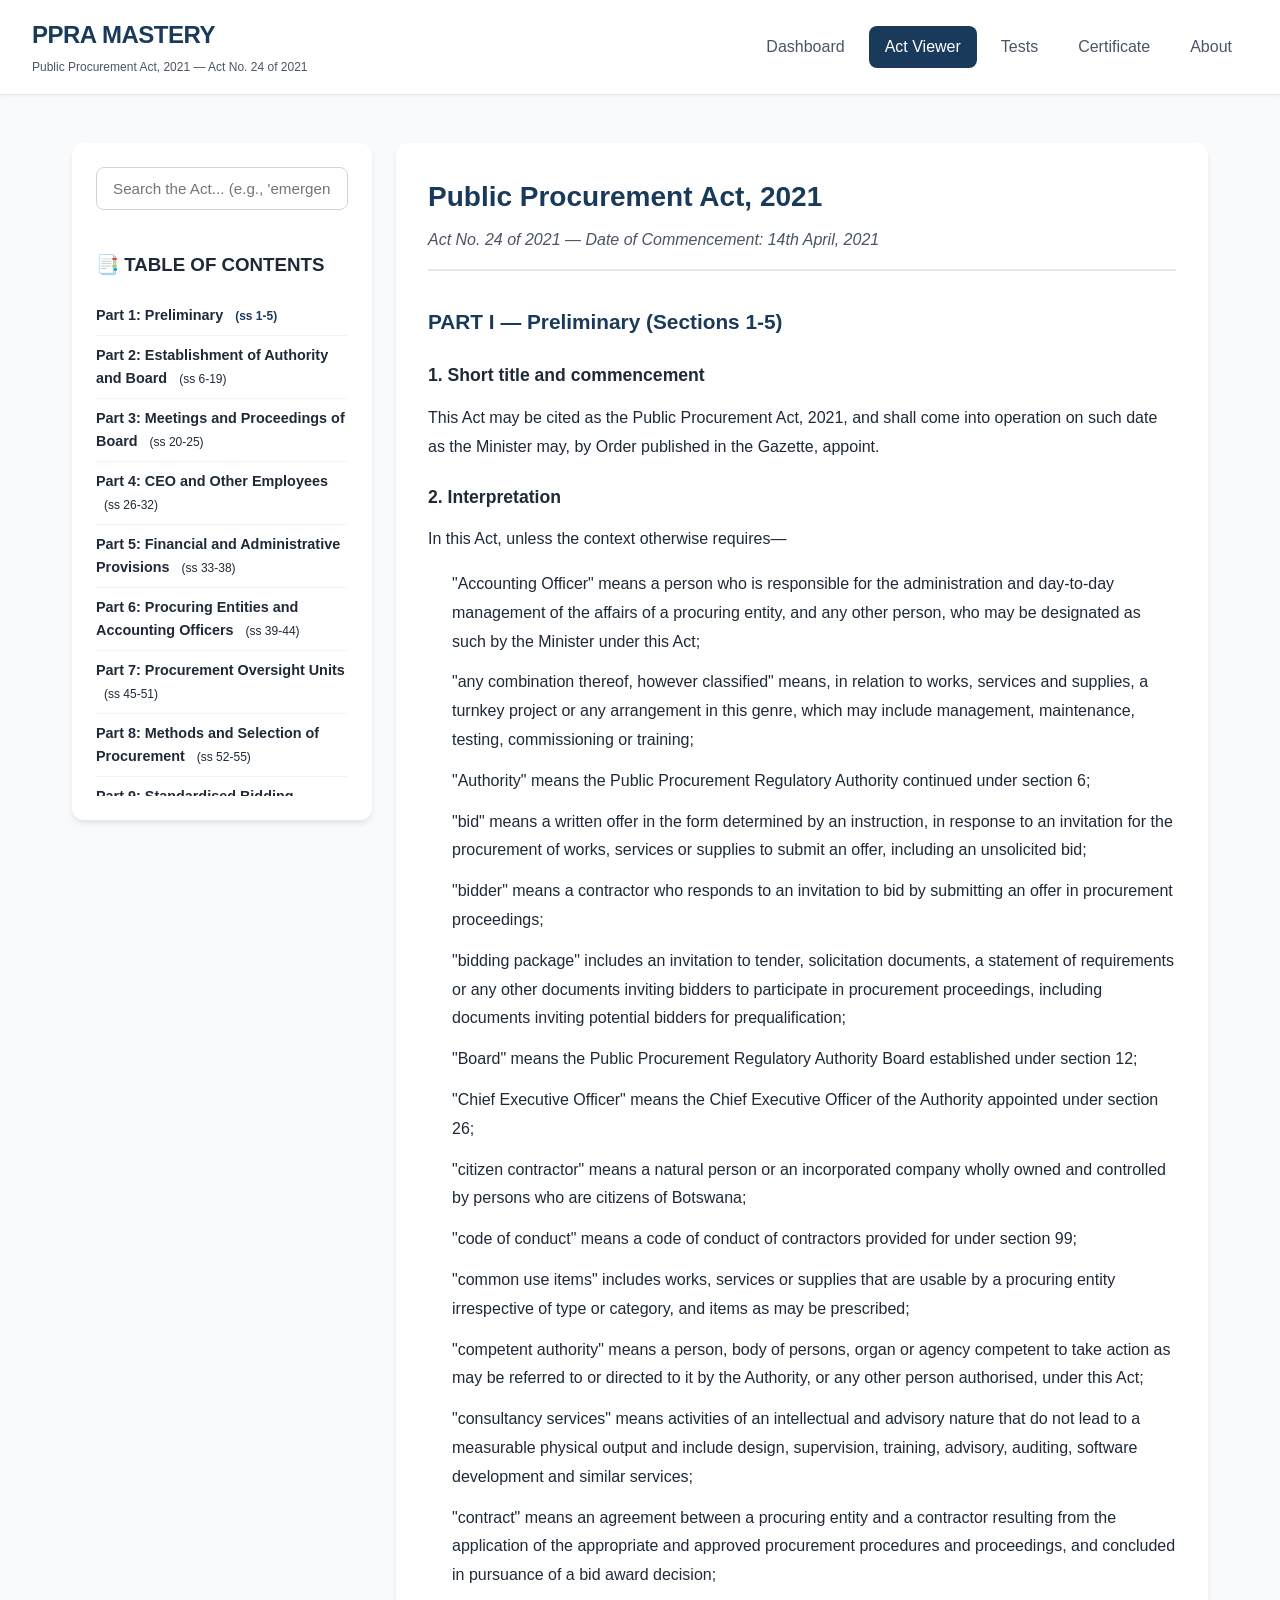
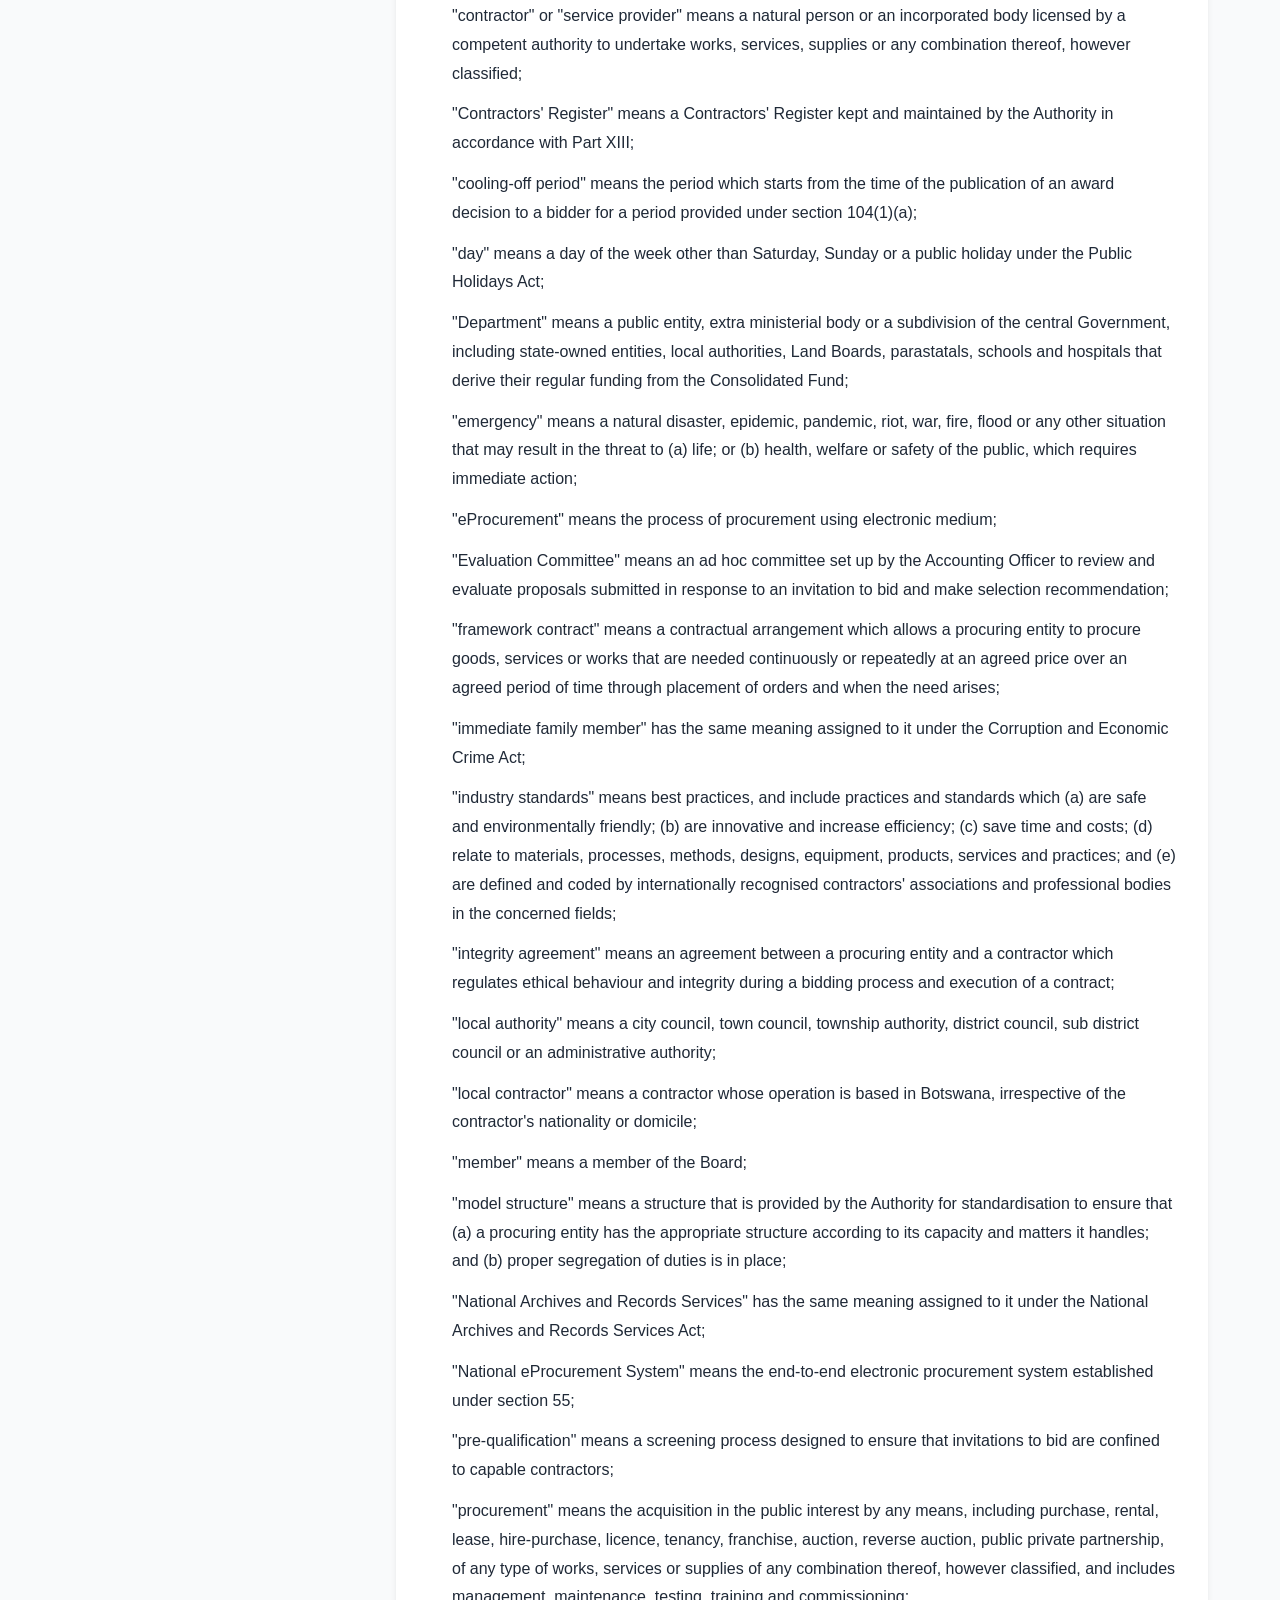
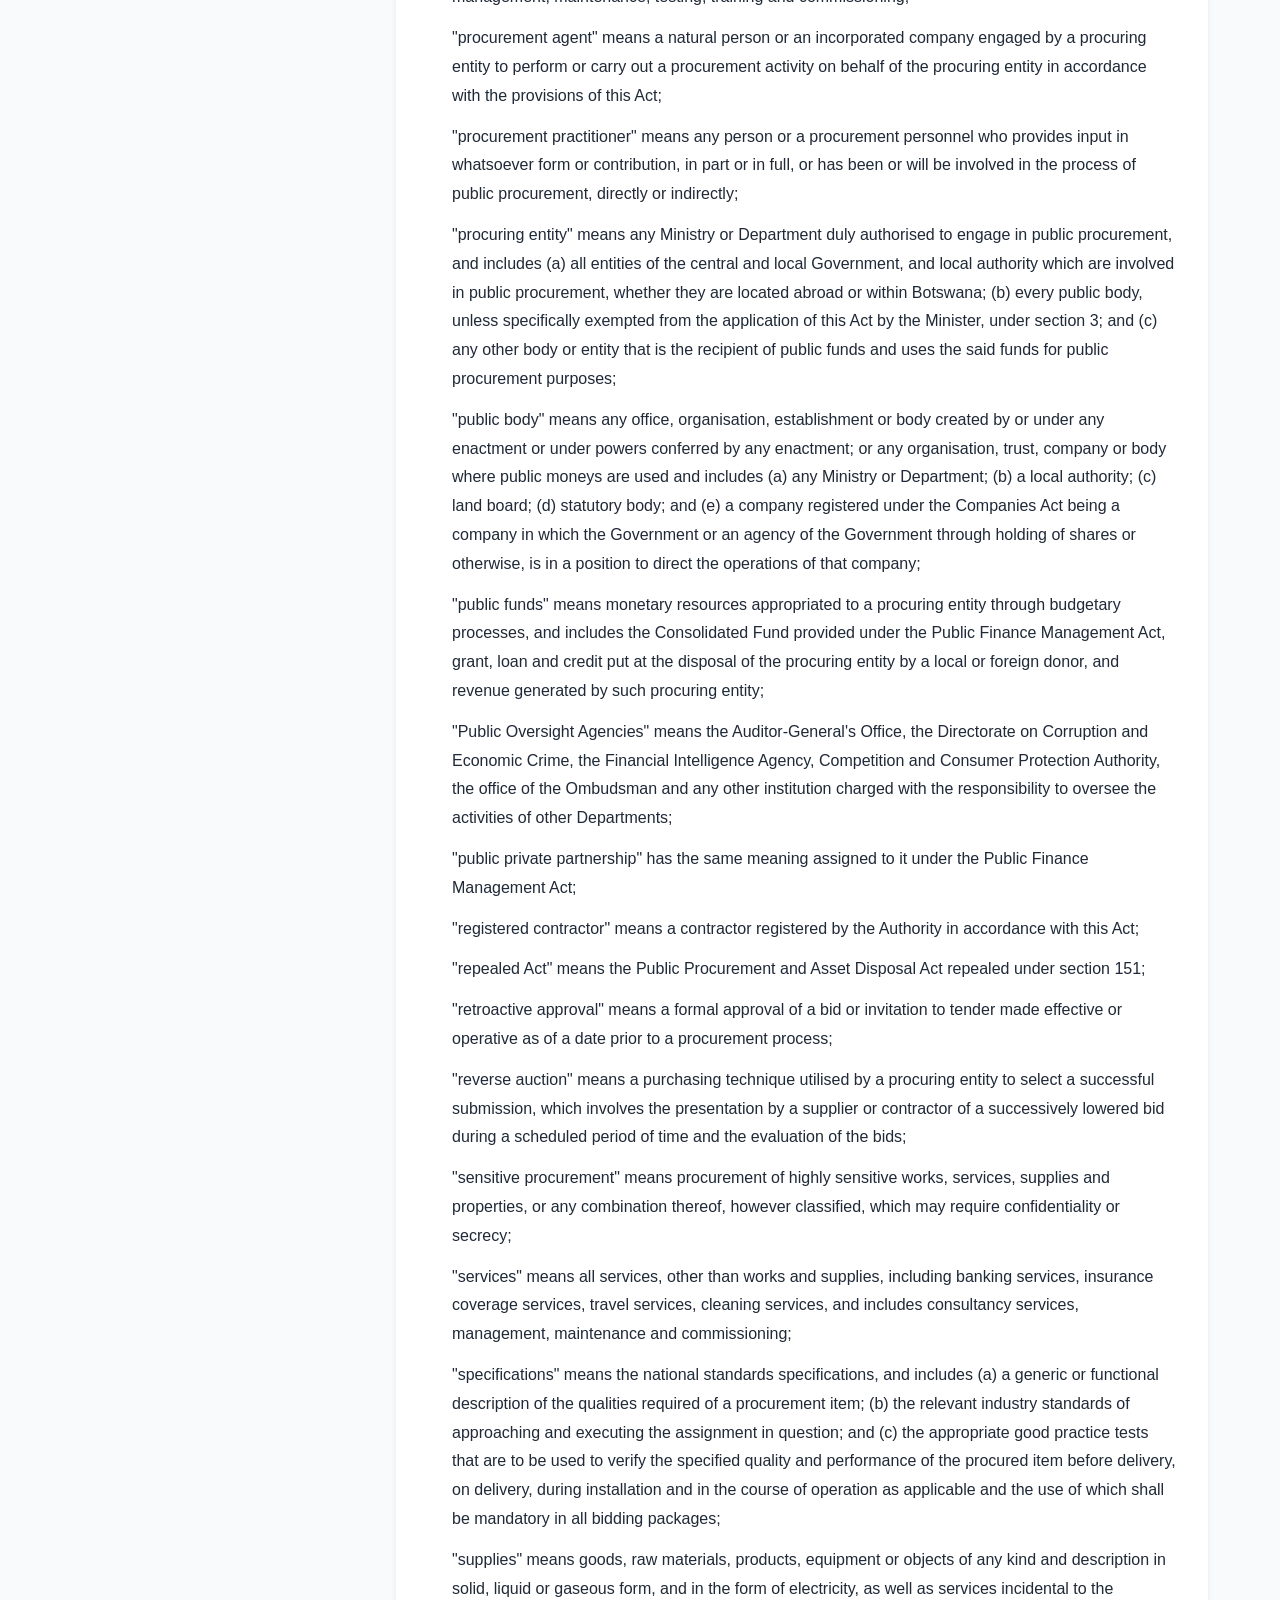
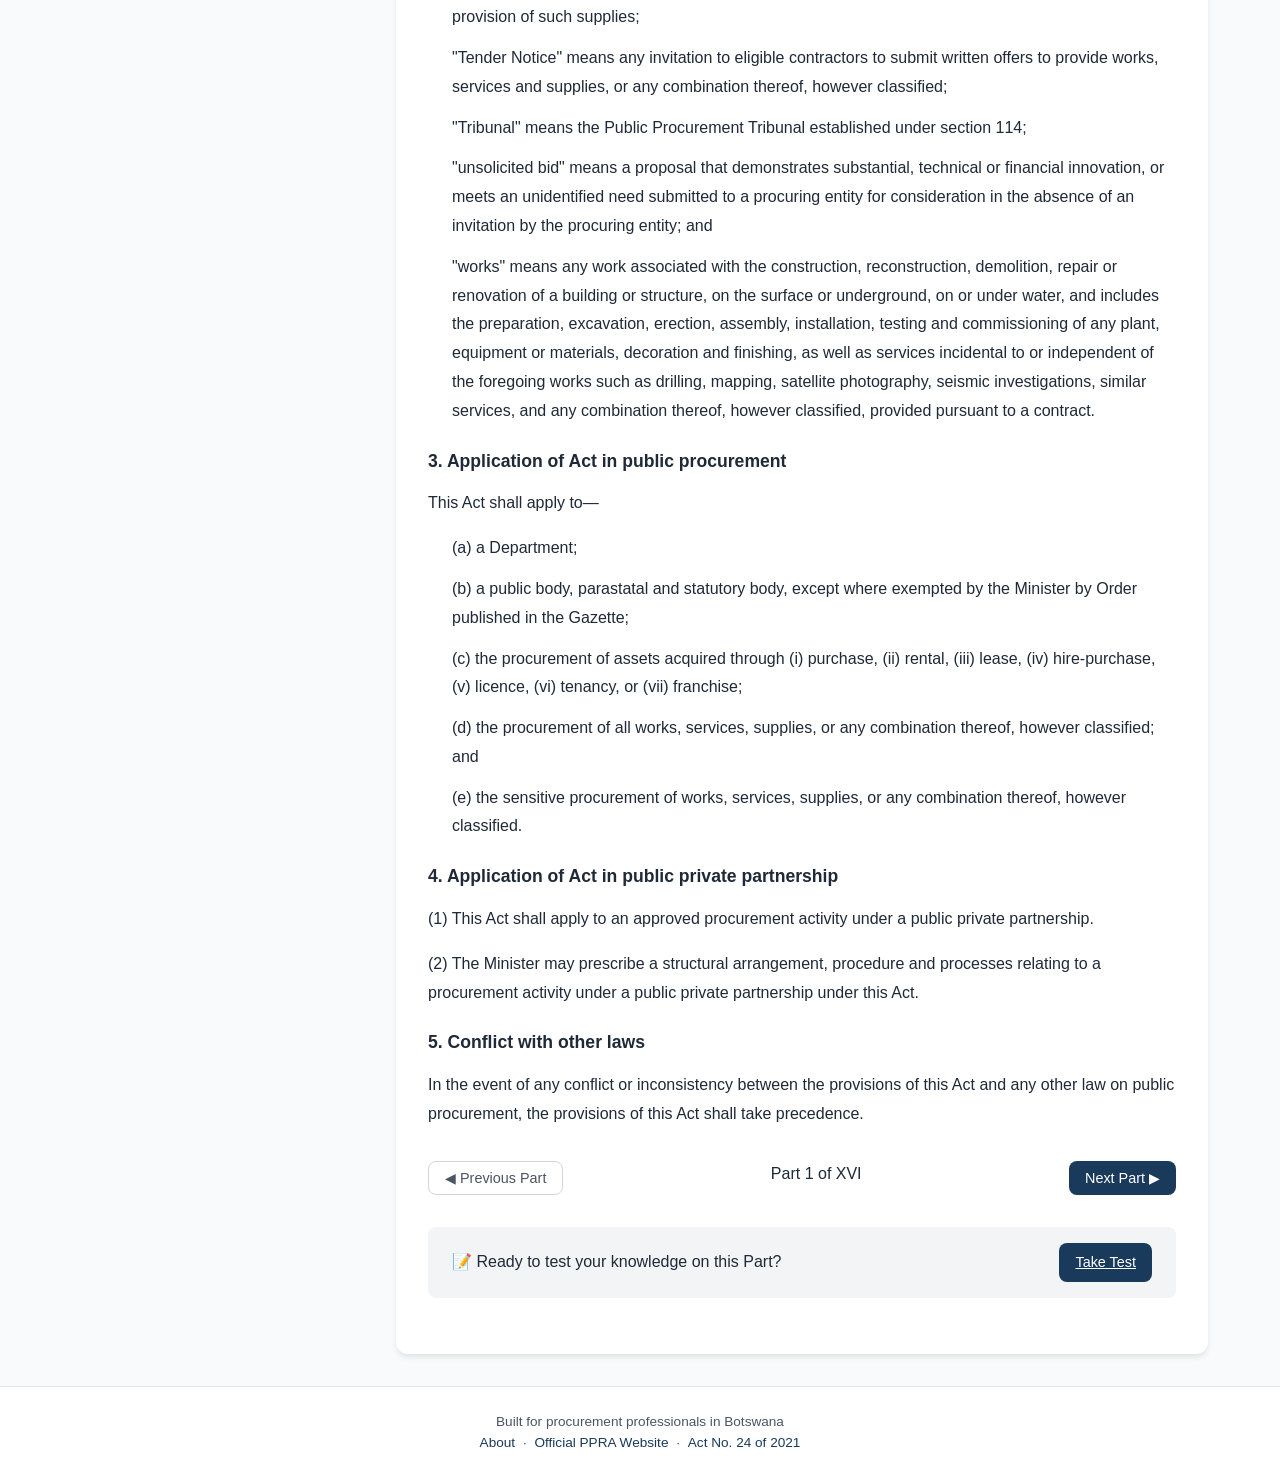
<file: act.html>
<!DOCTYPE html>
<html lang="en">
<head>
    <meta charset="UTF-8">
    <meta name="viewport" content="width=device-width, initial-scale=1.0">
    <title>PPRA Mastery — Act Viewer</title>
    <link rel="stylesheet" href="css/style.css">
    <style>
        /* Act Viewer specific styles */
        .act-container {
            display: grid;
            grid-template-columns: 300px 1fr;
            gap: 1.5rem;
            margin-top: 1rem;
        }
        
        .act-sidebar {
            background: white;
            border-radius: var(--radius-lg);
            box-shadow: var(--shadow-md);
            padding: 1.5rem;
            height: fit-content;
            position: sticky;
            top: 1rem;
        }
        
        .search-box {
            margin-bottom: 1.5rem;
        }
        
        .search-input {
            width: 100%;
            padding: 0.75rem 1rem;
            border: 1px solid var(--gray-300);
            border-radius: var(--radius);
            font-size: 0.95rem;
            margin-bottom: 0.5rem;
        }
        
        .search-input:focus {
            outline: none;
            border-color: var(--primary);
            box-shadow: 0 0 0 3px rgba(26, 58, 92, 0.1);
        }
        
        .search-results {
            max-height: 300px;
            overflow-y: auto;
            margin-top: 0.5rem;
        }
        
        .search-result-item {
            padding: 0.75rem;
            border-bottom: 1px solid var(--gray-200);
            cursor: pointer;
            transition: background 0.2s;
        }
        
        .search-result-item:hover {
            background: var(--gray-100);
        }
        
        .search-result-title {
            font-weight: 600;
            color: var(--primary);
            font-size: 0.9rem;
        }
        
        .search-result-preview {
            font-size: 0.8rem;
            color: var(--gray-600);
            margin-top: 0.25rem;
        }
        
        .toc-title {
            font-weight: 600;
            margin-bottom: 1rem;
            color: var(--gray-800);
        }
        
        .toc-list {
            list-style: none;
            max-height: 500px;
            overflow-y: auto;
        }
        
        .toc-item {
            padding: 0.5rem 0;
            border-bottom: 1px solid var(--gray-100);
        }
        
        .toc-link {
            text-decoration: none;
            color: var(--gray-700);
            display: block;
            transition: color 0.2s;
            font-size: 0.9rem;
        }
        
        .toc-link:hover {
            color: var(--primary);
        }
        
        .toc-link.active {
            color: var(--primary);
            font-weight: 600;
        }
        
        .toc-part {
            font-weight: 600;
            color: var(--gray-800);
        }
        
        .toc-sections {
            font-size: 0.75rem;
            color: var(--gray-500);
            margin-left: 0.5rem;
        }
        
        .act-content {
            background: white;
            border-radius: var(--radius-lg);
            box-shadow: var(--shadow-md);
            padding: 2rem;
            min-height: 800px;
        }
        
        .act-header {
            margin-bottom: 2rem;
            padding-bottom: 1rem;
            border-bottom: 2px solid var(--gray-200);
        }
        
        .act-header h2 {
            color: var(--primary);
            font-size: 1.75rem;
            margin-bottom: 0.5rem;
        }
        
        .act-header .official-citation {
            color: var(--gray-600);
            font-style: italic;
        }
        
        .section-nav {
            display: flex;
            justify-content: space-between;
            margin: 2rem 0;
        }
        
        .section-content {
            line-height: 1.8;
        }
        
        .section-content h3 {
            color: var(--primary);
            margin: 1.5rem 0 1rem 0;
            font-size: 1.3rem;
        }
        
        .section-content h4 {
            color: var(--gray-800);
            margin: 1.25rem 0 0.75rem 0;
            font-size: 1.1rem;
        }
        
        .section-content p {
            margin-bottom: 1rem;
        }
        
        .section-content .subsection {
            margin-left: 1.5rem;
            margin-bottom: 0.75rem;
        }
        
        .highlight {
            background: #fef08a;
            padding: 0.125rem 0.25rem;
            border-radius: 4px;
        }
        
        .no-results {
            text-align: center;
            color: var(--gray-500);
            padding: 1rem;
        }
        
        .test-prompt {
            background: var(--gray-100);
            padding: 1rem 1.5rem;
            border-radius: var(--radius);
            margin: 1.5rem 0;
            display: flex;
            align-items: center;
            justify-content: space-between;
            flex-wrap: wrap;
            gap: 1rem;
        }
        
        .test-prompt-text {
            color: var(--gray-700);
        }
        
        @media (max-width: 768px) {
            .act-container {
                grid-template-columns: 1fr;
            }
            
            .act-sidebar {
                position: static;
            }
        }
    </style>
</head>
<body>
    <div class="app-container">
        
        <!-- ===== HEADER / NAVIGATION ===== -->
        <header class="header">
            <div class="logo">
                <h1>PPRA MASTERY</h1>
                <span class="subtitle">Public Procurement Act, 2021 — Act No. 24 of 2021</span>
            </div>
            <nav class="nav">
                <a href="index.html" class="nav-link">Dashboard</a>
                <a href="act.html" class="nav-link active">Act Viewer</a>
                <a href="test.html" class="nav-link">Tests</a>
                <a href="certificate.html" class="nav-link">Certificate</a>
                <a href="about.html" class="nav-link">About</a>
            </nav>
        </header>

        <!-- ===== MAIN CONTENT ===== -->
        <main class="main">
            
            <div class="act-container">
                
                <!-- ===== SIDEBAR: SEARCH + TABLE OF CONTENTS ===== -->
                <aside class="act-sidebar">
                    <div class="search-box">
                        <input type="text" id="searchInput" class="search-input" placeholder="Search the Act... (e.g., 'emergency', 'cooling-off', 'tribunal')">
                        <div id="searchResults" class="search-results"></div>
                    </div>
                    
                    <h3 class="toc-title">📑 TABLE OF CONTENTS</h3>
                    <ul class="toc-list" id="tocList">
                        <!-- Populated by JavaScript -->
                    </ul>
                </aside>
                
                <!-- ===== MAIN ACT CONTENT ===== -->
                <article class="act-content" id="actContent">
                    <div class="act-header">
                        <h2>Public Procurement Act, 2021</h2>
                        <p class="official-citation">Act No. 24 of 2021 — Date of Commencement: 14th April, 2021</p>
                    </div>
                    
                    <div id="currentPartDisplay">
                        <!-- Current part content will be loaded here -->
                    </div>
                    
                    <div class="section-nav">
                        <button id="prevPartBtn" class="btn btn-outline">◀ Previous Part</button>
                        <span id="partIndicator">Part I of XVI</span>
                        <button id="nextPartBtn" class="btn">Next Part ▶</button>
                    </div>
                    
                    <div id="testPrompt" class="test-prompt">
                        <span class="test-prompt-text">📝 Ready to test your knowledge on this Part?</span>
                        <a href="test.html" id="takeTestBtn" class="btn">Take Test</a>
                    </div>
                </article>
            </div>
            
        </main>

        <!-- ===== FOOTER ===== -->
        <footer class="footer">
            <p>Built for procurement professionals in Botswana</p>
            <p>
                <a href="about.html" class="footer-link">About</a> · 
                <a href="https://ppra.co.bw" target="_blank" class="footer-link">Official PPRA Website</a> · 
                <a href="#" class="footer-link">Act No. 24 of 2021</a>
            </p>
        </footer>
    </div>

    <script src="js/act.js"></script>
</body>
</html>
</file>
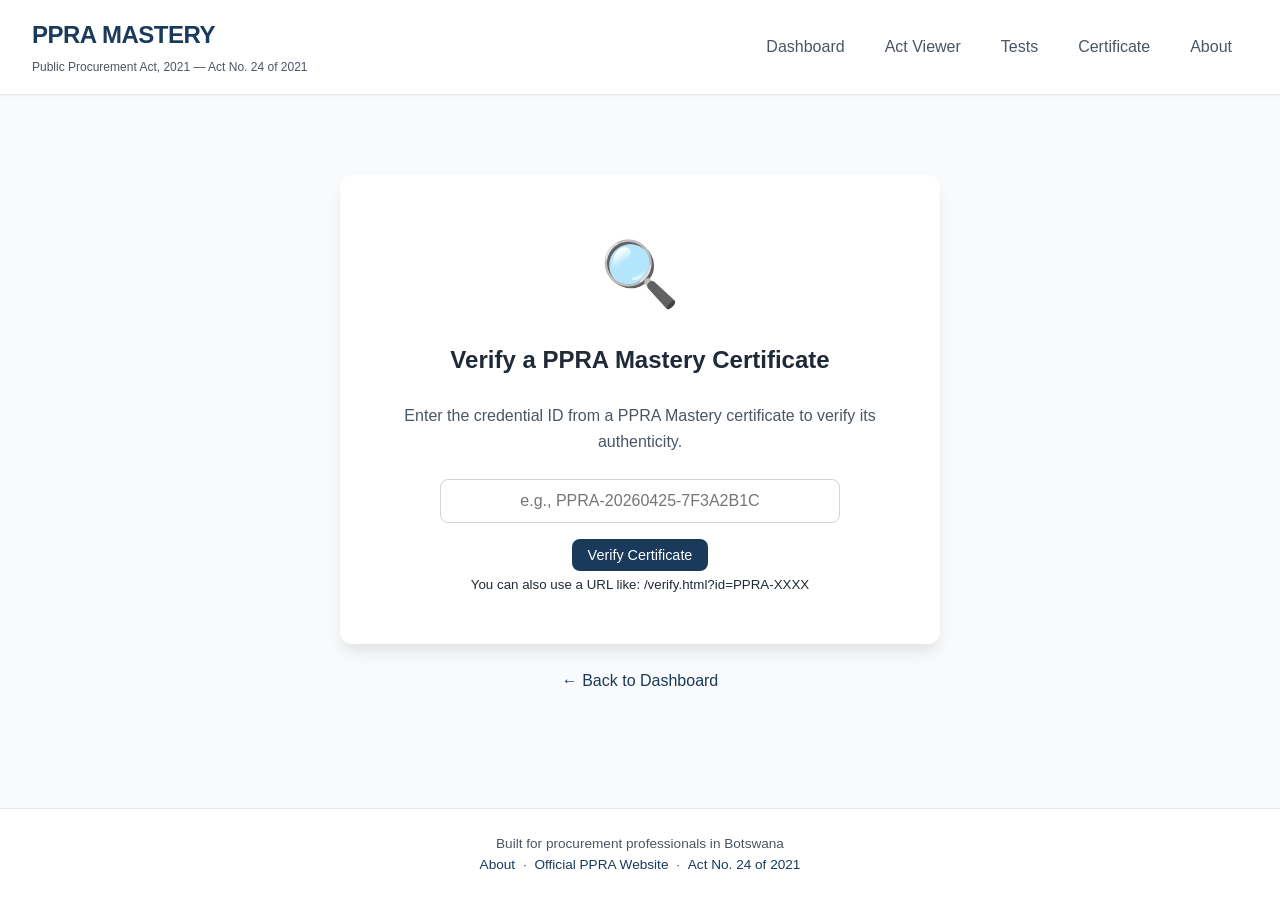
<file: verify.html>
<!DOCTYPE html>
<html lang="en">
<head>
    <meta charset="UTF-8">
    <meta name="viewport" content="width=device-width, initial-scale=1.0">
    <title>PPRA Mastery — Verify Certificate</title>
    <link rel="stylesheet" href="css/style.css">
    <style>
        .verify-container {
            max-width: 600px;
            margin: 3rem auto;
            text-align: center;
        }
        
        .verify-card {
            background: white;
            border-radius: var(--radius-lg);
            box-shadow: var(--shadow-lg);
            padding: 3rem 2rem;
        }
        
        .verify-icon {
            font-size: 4rem;
            margin-bottom: 1rem;
        }
        
        .verify-title {
            font-size: 1.5rem;
            color: var(--gray-800);
            margin-bottom: 1.5rem;
        }
        
        .verify-input {
            width: 100%;
            max-width: 400px;
            padding: 0.75rem 1rem;
            border: 1px solid var(--gray-300);
            border-radius: var(--radius);
            font-size: 1rem;
            text-align: center;
            margin-bottom: 1rem;
        }
        
        .verify-input:focus {
            outline: none;
            border-color: var(--primary);
            box-shadow: 0 0 0 3px rgba(26, 58, 92, 0.1);
        }
        
        .verify-result {
            margin: 1.5rem 0;
            padding: 1.5rem;
            border-radius: var(--radius);
            display: none;
        }
        
        .verify-valid {
            background: #d1fae5;
            border: 1px solid var(--success);
            display: block;
        }
        
        .verify-invalid {
            background: #fee2e2;
            border: 1px solid var(--danger);
            display: block;
        }
        
        .verify-name {
            font-size: 1.25rem;
            font-weight: 700;
            color: var(--gray-800);
        }
        
        .verify-date {
            color: var(--gray-600);
            margin-top: 0.5rem;
        }
        
        .verify-score {
            font-size: 1.5rem;
            font-weight: 700;
            color: var(--primary);
            margin-top: 0.75rem;
        }
        
        .verify-back {
            display: inline-block;
            margin-top: 1.5rem;
            color: var(--primary);
            text-decoration: none;
            font-weight: 500;
        }
        
        .verify-back:hover {
            text-decoration: underline;
        }
    </style>
</head>
<body>
    <div class="app-container">
        
        <header class="header">
            <div class="logo">
                <h1>PPRA MASTERY</h1>
                <span class="subtitle">Public Procurement Act, 2021 — Act No. 24 of 2021</span>
            </div>
            <nav class="nav">
                <a href="index.html" class="nav-link">Dashboard</a>
                <a href="act.html" class="nav-link">Act Viewer</a>
                <a href="test.html" class="nav-link">Tests</a>
                <a href="certificate.html" class="nav-link">Certificate</a>
                <a href="about.html" class="nav-link">About</a>
            </nav>
        </header>

        <main class="main">
            <div class="verify-container">
                
                <div class="verify-card">
                    <div class="verify-icon">🔍</div>
                    <h2 class="verify-title">Verify a PPRA Mastery Certificate</h2>
                    <p style="color: var(--gray-600); margin-bottom: 1.5rem;">
                        Enter the credential ID from a PPRA Mastery certificate to verify its authenticity.
                    </p>
                    
                    <input type="text" id="credentialInput" class="verify-input" placeholder="e.g., PPRA-20260425-7F3A2B1C" maxlength="40">
                    <br>
                    <button id="verifyBtn" class="btn btn-large">Verify Certificate</button>
                    <br>
                    <small style="color: var(--gray-500);">You can also use a URL like: /verify.html?id=PPRA-XXXX</small>
                    
                    <div id="verifyResult" class="verify-result"></div>
                </div>
                
                <a href="index.html" class="verify-back">← Back to Dashboard</a>
                
            </div>
        </main>

        <footer class="footer">
            <p>Built for procurement professionals in Botswana</p>
            <p>
                <a href="about.html" class="footer-link">About</a> · 
                <a href="https://ppra.co.bw" target="_blank" class="footer-link">Official PPRA Website</a> · 
                <a href="#" class="footer-link">Act No. 24 of 2021</a>
            </p>
        </footer>
    </div>

    <script src="js/verify.js"></script>
</body>
</html>
</file>
<file: css/style.css>
/* ===== RESET & BASE STYLES ===== */
* {
    margin: 0;
    padding: 0;
    box-sizing: border-box;
}

:root {
    --primary: #1a3a5c;
    --primary-light: #2a5a8c;
    --accent: #0d9488;
    --success: #10b981;
    --warning: #f59e0b;
    --danger: #ef4444;
    --gray-50: #f9fafb;
    --gray-100: #f3f4f6;
    --gray-200: #e5e7eb;
    --gray-300: #d1d5db;
    --gray-600: #4b5563;
    --gray-800: #1f2937;
    --shadow-sm: 0 1px 2px 0 rgba(0, 0, 0, 0.05);
    --shadow-md: 0 4px 6px -1px rgba(0, 0, 0, 0.1);
    --shadow-lg: 0 10px 15px -3px rgba(0, 0, 0, 0.1);
    --radius: 8px;
    --radius-lg: 12px;
}

body {
    font-family: 'Inter', -apple-system, BlinkMacSystemFont, 'Segoe UI', Roboto, sans-serif;
    background-color: var(--gray-50);
    color: var(--gray-800);
    line-height: 1.6;
}

.app-container {
    min-height: 100vh;
    display: flex;
    flex-direction: column;
}

/* ===== HEADER ===== */
.header {
    background: white;
    border-bottom: 1px solid var(--gray-200);
    padding: 1rem 2rem;
    display: flex;
    align-items: center;
    justify-content: space-between;
    flex-wrap: wrap;
    gap: 1rem;
    box-shadow: var(--shadow-sm);
}

.logo h1 {
    font-size: 1.5rem;
    font-weight: 700;
    color: var(--primary);
    letter-spacing: -0.5px;
}

.logo .subtitle {
    font-size: 0.75rem;
    color: var(--gray-600);
    display: block;
    margin-top: 0.25rem;
}

.nav {
    display: flex;
    gap: 0.5rem;
    flex-wrap: wrap;
}

.nav-link {
    padding: 0.5rem 1rem;
    text-decoration: none;
    color: var(--gray-600);
    font-weight: 500;
    border-radius: var(--radius);
    transition: all 0.2s;
}

.nav-link:hover {
    background: var(--gray-100);
    color: var(--primary);
}

.nav-link.active {
    background: var(--primary);
    color: white;
}

/* ===== MAIN CONTENT ===== */
.main {
    flex: 1;
    max-width: 1200px;
    margin: 0 auto;
    padding: 2rem;
    width: 100%;
}

/* ===== WELCOME SECTION ===== */
.welcome-section {
    margin-bottom: 2rem;
}

.welcome-card {
    background: white;
    padding: 1.5rem 2rem;
    border-radius: var(--radius-lg);
    box-shadow: var(--shadow-md);
    display: flex;
    align-items: center;
    justify-content: space-between;
    flex-wrap: wrap;
    gap: 1rem;
}

.welcome-card h2 {
    font-size: 1.5rem;
    font-weight: 600;
    color: var(--gray-800);
}

.editable-name {
    display: inline-block;
    padding: 0.25rem 0.5rem;
    border-bottom: 2px dashed var(--primary-light);
    cursor: text;
    min-width: 150px;
    outline: none;
}

.editable-name:focus {
    border-bottom: 2px solid var(--primary);
    background: var(--gray-50);
}

.hint {
    font-size: 0.8rem;
    color: var(--gray-600);
    margin-top: 0.25rem;
}

/* ===== PROGRESS SECTION ===== */
.progress-section {
    margin-bottom: 2rem;
}

.progress-card {
    background: white;
    padding: 1.5rem 2rem;
    border-radius: var(--radius-lg);
    box-shadow: var(--shadow-md);
}

.progress-card h3 {
    font-size: 1.25rem;
    font-weight: 600;
    margin-bottom: 1rem;
    color: var(--gray-800);
}

.progress-stats {
    font-size: 1.5rem;
    font-weight: 700;
    color: var(--primary);
    margin-bottom: 0.5rem;
}

.progress-bar-container {
    background: var(--gray-200);
    height: 24px;
    border-radius: 12px;
    overflow: hidden;
    margin: 1rem 0;
}

.progress-bar {
    background: linear-gradient(90deg, var(--success), var(--accent));
    height: 100%;
    display: flex;
    align-items: center;
    justify-content: flex-end;
    padding-right: 0.75rem;
    color: white;
    font-size: 0.8rem;
    font-weight: 600;
    transition: width 0.3s ease;
    width: 0%;
}

.certification-message {
    color: var(--gray-600);
    font-size: 0.9rem;
    margin-top: 0.5rem;
}

/* ===== PARTS GRID ===== */
.parts-section {
    margin-bottom: 2rem;
}

.parts-section h3 {
    font-size: 1.25rem;
    font-weight: 600;
    margin-bottom: 1rem;
    color: var(--gray-800);
}

.parts-grid {
    display: grid;
    grid-template-columns: repeat(2, 1fr);
    gap: 1rem;
}

.part-card {
    background: white;
    padding: 1.25rem 1.5rem;
    border-radius: var(--radius);
    box-shadow: var(--shadow-sm);
    border: 1px solid var(--gray-200);
    display: flex;
    align-items: center;
    justify-content: space-between;
    transition: transform 0.2s, box-shadow 0.2s;
}

.part-card:hover {
    transform: translateY(-2px);
    box-shadow: var(--shadow-md);
}

.part-info {
    flex: 1;
    min-width: 0;
}

.part-title {
    font-weight: 600;
    color: var(--gray-800);
    margin-bottom: 0.25rem;
    font-size: 0.95rem;
}

.part-sections {
    font-size: 0.8rem;
    color: var(--gray-600);
}

.part-status {
    display: flex;
    align-items: center;
    gap: 0.75rem;
    flex-shrink: 0;
}

.status-badge {
    padding: 0.25rem 0.75rem;
    border-radius: 20px;
    font-size: 0.75rem;
    font-weight: 600;
    text-transform: uppercase;
    white-space: nowrap;
}

.status-mastered {
    background: #d1fae5;
    color: #065f46;
}

.status-progress {
    background: #fef3c7;
    color: #92400e;
}

.status-notstarted {
    background: var(--gray-200);
    color: var(--gray-600);
}

.part-score {
    font-weight: 700;
    color: var(--primary);
    min-width: 45px;
    text-align: right;
}

.btn-icon {
    background: var(--gray-100);
    border: none;
    padding: 0.5rem 0.75rem;
    border-radius: var(--radius);
    cursor: pointer;
    font-size: 0.8rem;
    font-weight: 500;
    color: var(--gray-800);
    transition: all 0.2s;
    text-decoration: none;
    display: inline-block;
}

.btn-icon:hover {
    background: var(--primary);
    color: white;
}

/* ===== ACTIVITY SECTION ===== */
.activity-section {
    margin-bottom: 2rem;
    background: white;
    padding: 1.5rem 2rem;
    border-radius: var(--radius-lg);
    box-shadow: var(--shadow-md);
}

.activity-section h3 {
    font-size: 1.25rem;
    font-weight: 600;
    margin-bottom: 1rem;
    color: var(--gray-800);
}

.activity-list {
    margin-bottom: 1rem;
}

.activity-item {
    padding: 0.75rem 0;
    border-bottom: 1px solid var(--gray-200);
    display: flex;
    align-items: center;
    gap: 0.75rem;
}

.activity-item:last-child {
    border-bottom: none;
}

.activity-icon {
    font-size: 1.25rem;
}

.activity-details {
    flex: 1;
}

.activity-text {
    font-weight: 500;
}

.activity-time {
    font-size: 0.75rem;
    color: var(--gray-600);
}

.empty-message {
    color: var(--gray-600);
    text-align: center;
    padding: 1rem;
}

/* ===== QUICK ACTIONS ===== */
.actions-section {
    display: grid;
    grid-template-columns: repeat(auto-fit, minmax(250px, 1fr));
    gap: 1.5rem;
    margin-bottom: 2rem;
}

.action-card {
    background: white;
    padding: 2rem 1.5rem;
    border-radius: var(--radius-lg);
    box-shadow: var(--shadow-md);
    text-decoration: none;
    display: flex;
    flex-direction: column;
    align-items: center;
    text-align: center;
    transition: all 0.2s;
    border: 2px solid transparent;
}

.action-card:hover {
    transform: translateY(-2px);
    box-shadow: var(--shadow-lg);
    border-color: var(--primary-light);
}

.action-card.disabled {
    opacity: 0.6;
    pointer-events: none;
    cursor: not-allowed;
}

.action-icon {
    font-size: 3rem;
    margin-bottom: 1rem;
}

.action-text {
    font-size: 1.25rem;
    font-weight: 600;
    color: var(--gray-800);
    margin-bottom: 0.5rem;
}

.action-hint {
    font-size: 0.85rem;
    color: var(--gray-600);
}

/* ===== BUTTONS ===== */
.btn {
    background: var(--primary);
    color: white;
    border: none;
    padding: 0.5rem 1rem;
    border-radius: var(--radius);
    font-size: 0.9rem;
    font-weight: 500;
    cursor: pointer;
    transition: all 0.2s;
}

.btn:hover {
    background: var(--primary-light);
}

.btn-small {
    padding: 0.25rem 0.75rem;
    font-size: 0.8rem;
}

.btn-outline {
    background: transparent;
    color: var(--gray-600);
    border: 1px solid var(--gray-300);
}

.btn-outline:hover {
    background: var(--gray-100);
    color: var(--gray-800);
}

/* ===== FOOTER ===== */
.footer {
    background: white;
    border-top: 1px solid var(--gray-200);
    padding: 1.5rem 2rem;
    text-align: center;
    color: var(--gray-600);
    font-size: 0.85rem;
}

.footer-link {
    color: var(--primary);
    text-decoration: none;
    margin: 0 0.25rem;
}

.footer-link:hover {
    text-decoration: underline;
}

/* ===== RESPONSIVE ===== */
@media (max-width: 768px) {
    .header {
        flex-direction: column;
        text-align: center;
        padding: 1rem;
    }
    
    .nav {
        justify-content: center;
    }
    
    .main {
        padding: 1rem;
    }
    
    .welcome-card {
        flex-direction: column;
        text-align: center;
    }
    
    .parts-grid {
        grid-template-columns: 1fr;
    }
}
</file>
